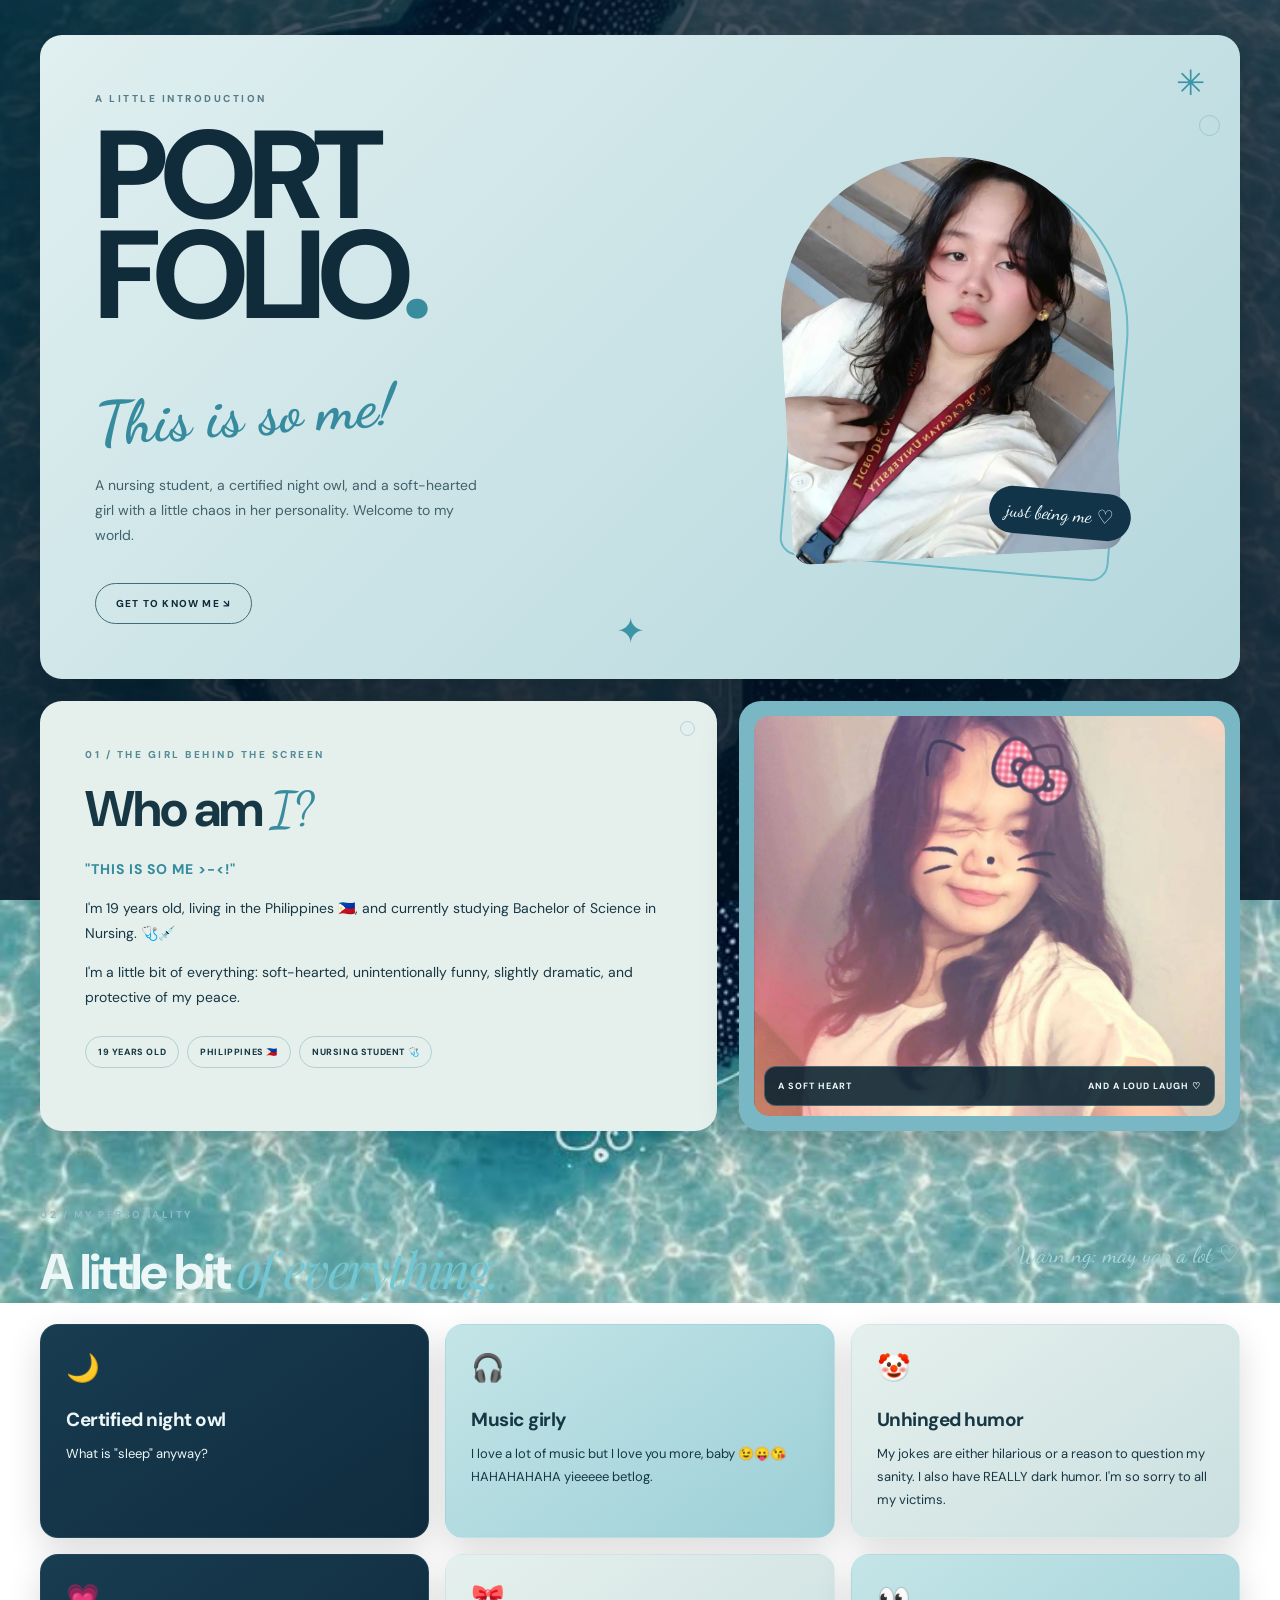
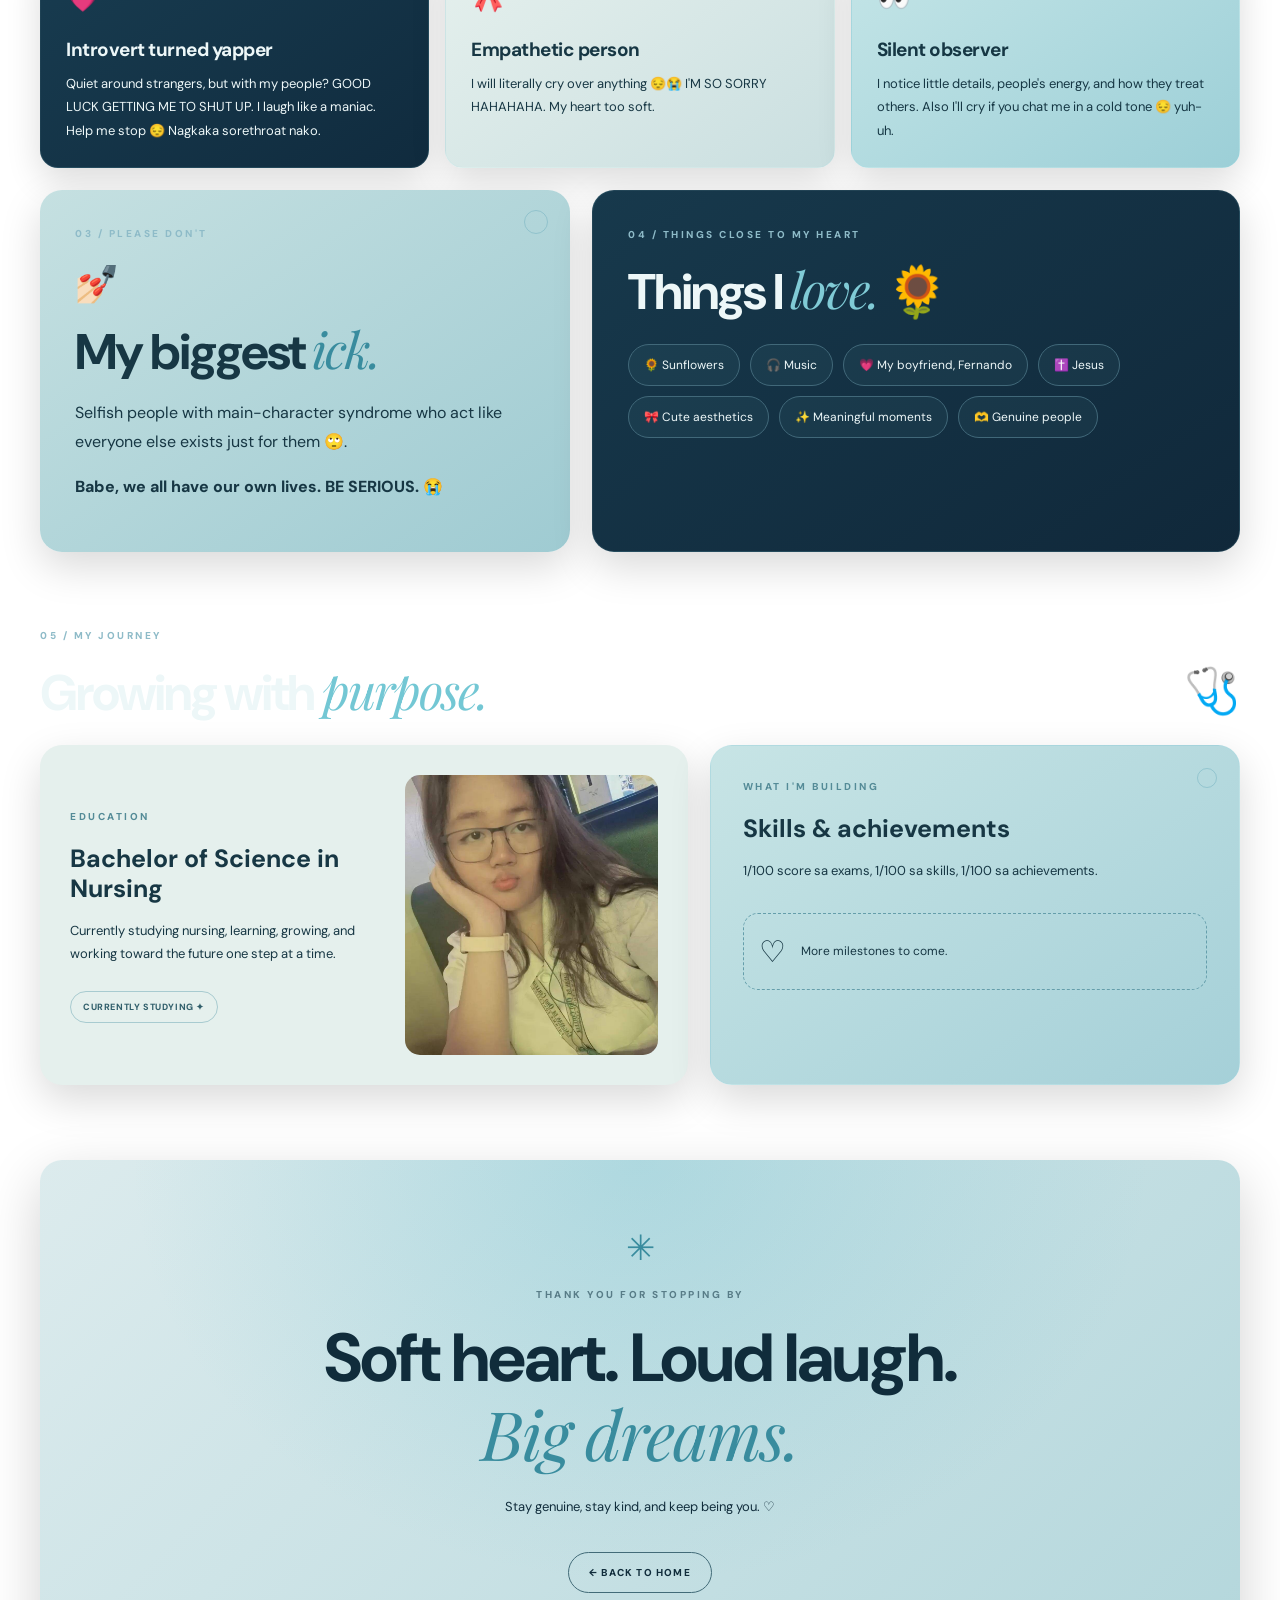
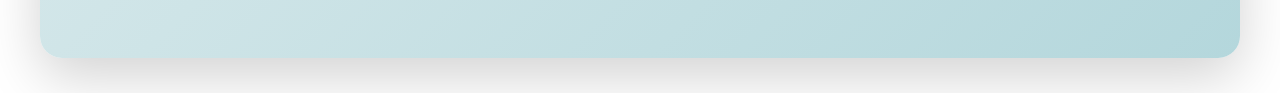
<file: more.html>
<!DOCTYPE html>
<html lang="en">
<head>
    <meta charset="UTF-8">
    <meta name="viewport" content="width=device-width, initial-scale=1.0">
    <title>About Me | Portfolio</title>

    <link rel="stylesheet" href="portfolio.css">

    <link rel="preconnect" href="https://fonts.googleapis.com">
    <link rel="preconnect" href="https://fonts.gstatic.com" crossorigin>
    <link href="https://fonts.googleapis.com/css2?family=DM+Sans:wght@400;500;600;700;800&family=Playfair+Display:ital,wght@0,400;0,500;0,600;1,400;1,500&family=Dancing+Script:wght@500;600;700&display=swap" rel="stylesheet">
</head>

<body>

    <main class="portfolio">

        <!-- HERO -->
        <section class="hero card">
            <div class="hero-text">
                <p class="eyebrow">A LITTLE INTRODUCTION</p>

                <h1>PORT<br>FOLIO<span>.</span></h1>

                <p class="script-text">This is so me!</p>

                <p class="hero-description">
                    A nursing student, a certified night owl,
                    and a soft-hearted girl with a little chaos
                    in her personality. Welcome to my world.
                </p>

                <a href="#about" class="pill-link">GET TO KNOW ME ↘</a>
            </div>

            <div class="hero-photo-wrap">
                <div class="photo-decoration"></div>
                <img src="portfolio1.jpg" alt="Portrait photo" class="hero-photo">
                <span class="photo-note">just being me ♡</span>
            </div>

            <span class="hero-star star-one">✳</span>
            <span class="hero-star star-two">✦</span>
        </section>


        <!-- ABOUT ME -->
        <section class="about-grid" id="about">

            <div class="about-intro card">
                <p class="eyebrow">01 / THE GIRL BEHIND THE SCREEN</p>

                <h2>Who am <span>I?</span></h2>

                <p class="about-lead">
                    "THIS IS SO ME &gt;-&lt;!"
                </p>

                <p>
                    I'm 19 years old, living in the Philippines 🇵🇭,
                    and currently studying Bachelor of Science in
                    Nursing. 🩺💉
                </p>

                <p>
                    I'm a little bit of everything: soft-hearted,
                    unintentionally funny, slightly dramatic, and
                    protective of my peace.
                </p>

                <div class="mini-tags">
                    <span>19 YEARS OLD</span>
                    <span>PHILIPPINES 🇵🇭</span>
                    <span>NURSING STUDENT 🩺</span>
                </div>
            </div>

            <div class="about-photo-card">
                <img src="portfolio2.jpg" alt="Another portrait" class="about-photo">
                <div class="photo-caption">
                    <span>A SOFT HEART</span>
                    <span>AND A LOUD LAUGH ♡</span>
                </div>
            </div>

        </section>


        <!-- PERSONALITY -->
        <section class="personality-section">
            <div class="section-heading">
                <div>
                    <p class="eyebrow">02 / MY PERSONALITY</p>
                    <h2>A little bit <span>of everything.</span></h2>
                </div>
                <p class="heading-note">Warning: may yap a lot ♡</p>
            </div>

            <div class="personality-grid">

                <article class="trait-card trait-dark">
                    <span class="trait-icon">🌙</span>
                    <h3>Certified night owl</h3>
                    <p>What is "sleep" anyway?</p>
                </article>

                <article class="trait-card trait-pink">
                    <span class="trait-icon">🎧</span>
                    <h3>Music girly</h3>
                    <p>
                        I love a lot of music but I love you more, baby 😉😛😘
                        HAHAHAHAHA yieeeee betlog.
                    </p>
                </article>

                <article class="trait-card trait-cream">
                    <span class="trait-icon">🤡</span>
                    <h3>Unhinged humor</h3>
                    <p>
                        My jokes are either hilarious or a reason to
                        question my sanity. I also have REALLY dark
                        humor. I'm so sorry to all my victims.
                    </p>
                </article>

                <article class="trait-card trait-dark">
                    <span class="trait-icon">💗</span>
                    <h3>Introvert turned yapper</h3>
                    <p>
                        Quiet around strangers, but with my people?
                        GOOD LUCK GETTING ME TO SHUT UP. I laugh like
                        a maniac. Help me stop 😔 Nagkaka sorethroat nako.
                    </p>
                </article>

                <article class="trait-card trait-cream">
                    <span class="trait-icon">🎀</span>
                    <h3>Empathetic person</h3>
                    <p>
                        I will literally cry over anything 😔😭
                        I'M SO SORRY HAHAHAHA. My heart too soft.
                    </p>
                </article>

                <article class="trait-card trait-pink">
                    <span class="trait-icon">👀</span>
                    <h3>Silent observer</h3>
                    <p>
                        I notice little details, people's energy,
                        and how they treat others. Also I'll cry if
                        you chat me in a cold tone 😔 yuh-uh.
                    </p>
                </article>

            </div>
        </section>


        <!-- ICK + THINGS I LOVE -->
        <section class="favorites-grid">

            <article class="ick-card card">
                <p class="eyebrow">03 / PLEASE DON'T</p>
                <span class="big-emoji">💅🏻</span>
                <h2>My biggest <span>ick.</span></h2>

                <p>
                    Selfish people with main-character syndrome who act
                    like everyone else exists just for them 🙄.
                </p>

                <p class="bold-line">
                    Babe, we all have our own lives.
                    BE SERIOUS. 😭
                </p>
            </article>

            <article class="love-card card">
                <p class="eyebrow">04 / THINGS CLOSE TO MY HEART</p>
                <h2>Things I <span>love.</span> 🌻</h2>

                <div class="love-list">
                    <span>🌻 Sunflowers</span>
                    <span>🎧 Music</span>
                    <span>💗 My boyfriend, Fernando</span>
                    <span>✝️ Jesus</span>
                    <span>🎀 Cute aesthetics</span>
                    <span>✨ Meaningful moments</span>
                    <span>🫶 Genuine people</span>
                </div>
            </article>

        </section>


        <!-- NURSING & WORK -->
        <section class="work-section" id="work">

            <div class="section-heading">
                <div>
                    <p class="eyebrow">05 / MY JOURNEY</p>
                    <h2>Growing with <span>purpose.</span></h2>
                </div>
                <span class="nursing-icon">🩺</span>
            </div>

            <div class="work-grid">

                <article class="nursing-card card">
                    <div class="nursing-copy">
                        <p class="eyebrow">EDUCATION</p>
                        <h3>Bachelor of Science in Nursing</h3>
                        <p>
                            Currently studying nursing, learning,
                            growing, and working toward the future
                            one step at a time.
                        </p>
                        <span class="status-pill">CURRENTLY STUDYING ✦</span>
                    </div>

                    <img src="portfolio3.jpg" alt="Nursing or education photo" class="nursing-photo">
                </article>

                <article class="skills-card card">
                    <p class="eyebrow">WHAT I'M BUILDING</p>
                    <h3>Skills & achievements</h3>
                    <p>
                        1/100 score sa exams, 1/100 sa skills, 1/100 sa achievements.
                    </p>

                    <div class="skills-placeholder">
                        <span>♡</span>
                        <p>More milestones to come.</p>
                    </div>
                </article>

            </div>

        </section>


        <!-- CLOSING -->
        <footer class="closing-card">
            <span class="closing-star">✳</span>
            <p class="eyebrow">THANK YOU FOR STOPPING BY</p>
            <h2>Soft heart. Loud laugh.<br><span>Big dreams.</span></h2>
            <p>Stay genuine, stay kind, and keep being you. ♡</p>
            <a href="index.html" class="pill-link">← BACK TO HOME</a>
        </footer>

    </main>

</body>
</html>
</file>
<file: portfolio.css>
/* =========================================
   KIYA PORTFOLIO — DREAMY UNDERWATER THEME
   ========================================= */

/* ===== 1. GENERAL PAGE STYLING ===== */

* {
    box-sizing: border-box;
}

html {
    scroll-behavior: smooth;
}

body {
    margin: 0;
    padding: 35px 20px;
    color: #edf7f8;
    font-family: "DM Sans", sans-serif;

    background:
        radial-gradient(ellipse at 15% 5%, rgba(69, 174, 198, 0.20), transparent 38%),
        radial-gradient(ellipse at 85% 40%, rgba(75, 124, 173, 0.16), transparent 42%),
        linear-gradient(180deg, #071b2b 0%, #102d42 48%, #071827 100%);
}

.portfolio {
    width: 100%;
    max-width: 1200px;
    margin: 0 auto;
}

.card {
    overflow: hidden;
    border-radius: 22px;
}

h1,
h2,
h3,
p {
    overflow-wrap: break-word;
}

h2 {
    margin: 0 0 20px;
    font-size: clamp(32px, 4vw, 50px);
    line-height: 1.08;
    letter-spacing: -2px;
}

h2 span,
.hero h1 span {
    color: #54aebe;
}

p {
    line-height: 1.8;
}

.eyebrow {
    margin: 0 0 18px;
    color: #8ebbc8;
    font-size: 10px;
    font-weight: 800;
    letter-spacing: 2.5px;
}


/* ===== 2. HERO SECTION ===== */

.hero {
    position: relative;
    display: grid;
    grid-template-columns: 1.1fr 0.9fr;
    align-items: center;
    gap: 35px;

    min-height: 510px;
    padding: 55px;

    background: linear-gradient(135deg, #e0eff0, #b4d7dc);
    color: #102c3b;

    box-shadow: 0 18px 55px rgba(0, 0, 0, 0.18);
}

.hero-text {
    position: relative;
    z-index: 2;
}

.hero .eyebrow {
    color: #587c87;
}

.hero h1 {
    margin: 0;
    font-size: clamp(70px, 10vw, 125px);
    font-weight: 800;
    letter-spacing: -8px;
    line-height: 0.8;
}

.hero h1 span {
    color: #398c9e;
}

.script-text {
    margin: 25px 0 10px;
    color: #368c9e;
    font-family: "Dancing Script", cursive;
    font-size: clamp(38px, 5vw, 60px);
    font-weight: 700;
    transform: rotate(-4deg);
}

.hero-description {
    max-width: 390px;
    color: #42616b;
    font-size: 14px;
}

.pill-link {
    display: inline-flex;
    align-items: center;
    justify-content: center;

    margin-top: 20px;
    padding: 13px 20px;

    border: 1px solid #426b78;
    border-radius: 30px;

    color: inherit;
    font-size: 10px;
    font-weight: 800;
    letter-spacing: 1.2px;
    text-decoration: none;

    transition: background 0.25s, color 0.25s;
}

.pill-link:hover {
    background: #12384b;
    color: #effbfc;
}

.hero-photo-wrap {
    position: relative;
    justify-self: center;
    width: min(100%, 330px);
    height: 400px;
}

.photo-decoration {
    position: absolute;
    inset: 12px -12px -12px 12px;

    border: 2px solid #6ab8c5;
    border-radius: 160px 160px 18px 18px;

    transform: rotate(5deg);
}

.hero-photo {
    position: relative;
    width: 100%;
    height: 100%;

    object-fit: cover;
    border-radius: 160px 160px 18px 18px;

    transform: rotate(-3deg);
}

.photo-note {
    position: absolute;
    right: -18px;
    bottom: 20px;

    padding: 12px 17px;
    border-radius: 30px;

    background: #123449;
    color: #edf9fa;

    font-family: "Dancing Script", cursive;
    font-size: 19px;

    transform: rotate(5deg);
}

.hero-star {
    position: absolute;
    color: #3b94a7;
    font-size: 35px;
}

.star-one {
    top: 25px;
    right: 35px;
}

.star-two {
    bottom: 25px;
    left: 48%;
}


/* ===== 3. ABOUT ME ===== */

.about-grid {
    display: grid;
    grid-template-columns: 1.15fr 0.85fr;
    gap: 22px;
    margin-top: 22px;
}

.about-intro {
    padding: 38px;

    background: #e5f0ed;
    color: #173744;

    box-shadow: 0 15px 40px rgba(0, 0, 0, 0.14);
}

.about-intro .eyebrow {
    color: #548b97;
}

.about-intro h2 span {
    color: #398c9e;
    font-family: "Dancing Script", cursive;
    font-weight: 600;
}

.about-lead {
    color: #368c9e;
    font-weight: 800;
    letter-spacing: 1px;
}

.about-intro > p:not(.eyebrow) {
    font-size: 14px;
}

.mini-tags {
    display: flex;
    flex-wrap: wrap;
    gap: 8px;
    margin-top: 25px;
}

.mini-tags span,
.status-pill {
    padding: 9px 12px;

    border: 1px solid #b2d0d2;
    border-radius: 30px;

    font-size: 9px;
    font-weight: 800;
    letter-spacing: 0.6px;
}

.about-photo-card {
    position: relative;
    min-height: 430px;
    padding: 15px;

    border-radius: 22px;
    background: #79b7c5;

    box-shadow: 0 15px 40px rgba(0, 0, 0, 0.18);
}

.about-photo {
    display: block;
    width: 100%;
    height: 400px;
    min-height: 400px;

    object-fit: cover;
    border-radius: 15px;
}

.photo-caption {
    position: absolute;
    right: 25px;
    bottom: 25px;
    left: 25px;

    display: flex;
    justify-content: space-between;
    gap: 10px;

    padding: 13px;
    border: 1px solid rgba(190, 235, 241, 0.25);
    border-radius: 12px;

    background: rgba(8, 35, 50, 0.88);
    color: #effbfc;

    font-size: 9px;
    font-weight: 700;
    letter-spacing: 1px;
}


/* ===== 4. PERSONALITY SECTION ===== */

.personality-section,
.work-section {
    margin-top: 75px;
}

.section-heading {
    display: flex;
    align-items: end;
    justify-content: space-between;
    gap: 20px;

    margin-bottom: 25px;
}

.section-heading h2 {
    margin-bottom: 0;
}

.section-heading h2 span {
    color: #73c7d4;
    font-family: "Playfair Display", serif;
    font-weight: 400;
    font-style: italic;
}

.heading-note {
    color: #a7d3dc;
    font-family: "Dancing Script", cursive;
    font-size: 23px;
}

.personality-grid {
    display: grid;
    grid-template-columns: repeat(3, minmax(0, 1fr));
    gap: 16px;
}

.trait-card {
    min-height: 210px;
    padding: 25px;

    border: 1px solid rgba(151, 220, 230, 0.10);
    border-radius: 18px;

    box-shadow: 0 12px 35px rgba(0, 0, 0, 0.14);

    transition: transform 0.25s ease, box-shadow 0.25s ease;
}

.trait-card:hover {
    transform: translateY(-5px);
    box-shadow: 0 14px 32px rgba(61, 178, 199, 0.15);
}

.trait-icon {
    display: block;
    margin-bottom: 22px;
    font-size: 27px;
}

.trait-card h3 {
    margin: 0 0 10px;
    font-size: 19px;
    letter-spacing: -0.5px;
}

.trait-card p {
    margin: 0;
    font-size: 13px;
    line-height: 1.8;
}

.trait-dark {
    background: linear-gradient(145deg, #183c50, #102b3e);
    color: #edf7f8;
}

.trait-pink {
    background: linear-gradient(145deg, #c4e5e7, #9ccfd7);
    color: #163744;
}

.trait-cream {
    background: linear-gradient(145deg, #e5f0ed, #cadfe0);
    color: #173744;
}


/* ===== 5. MY ICK AND THINGS I LOVE ===== */

.favorites-grid {
    display: grid;
    grid-template-columns: 0.9fr 1.1fr;
    gap: 22px;

    margin-top: 22px;
}

.ick-card,
.love-card {
    padding: 35px;
    box-shadow: 0 15px 40px rgba(0, 0, 0, 0.15);
}

.ick-card {
    background: linear-gradient(145deg, #c5e0e1, #9fcbd2);
    color: #173744;
}

.big-emoji {
    display: block;
    margin-bottom: 15px;
    font-size: 35px;
}

.ick-card h2 span,
.love-card h2 span {
    font-family: "Playfair Display", serif;
    font-style: italic;
    font-weight: 400;
}

.ick-card h2 span {
    color: #398c9e;
}

.bold-line {
    font-weight: 800;
}

.love-card {
    background: linear-gradient(145deg, #17394c, #10283a);
    color: #edf7f8;
    border: 1px solid rgba(146, 216, 226, 0.12);
}

.love-card h2 span {
    color: #80cbd6;
}

.love-list {
    display: flex;
    flex-wrap: wrap;
    gap: 10px;
    margin-top: 25px;
}

.love-list span {
    padding: 12px 15px;

    border: 1px solid #416879;
    border-radius: 30px;

    background: rgba(119, 192, 204, 0.06);
    font-size: 12px;
}


/* ===== 6. NURSING AND WORK ===== */

.nursing-icon {
    font-size: 45px;
}

.work-grid {
    display: grid;
    grid-template-columns: 1.1fr 0.9fr;
    gap: 22px;
}

.nursing-card {
    display: grid;
    grid-template-columns: 1fr 0.8fr;
    align-items: center;
    gap: 20px;

    padding: 30px;

    background: #e5f0ed;
    color: #173744;

    box-shadow: 0 15px 40px rgba(0, 0, 0, 0.15);
}

.nursing-card .eyebrow,
.skills-card .eyebrow {
    color: #548b97;
}

.nursing-copy h3,
.skills-card h3 {
    margin: 0 0 15px;
    font-size: 25px;
    line-height: 1.2;
}

.nursing-copy p:not(.eyebrow),
.skills-card > p:not(.eyebrow) {
    font-size: 13px;
}

.nursing-photo {
    display: block;
    width: 100%;
    height: 280px;

    object-fit: cover;
    border-radius: 15px;
}

.status-pill {
    display: inline-block;
    margin-top: 12px;
    border-color: #a8cbd0;
    color: #315f6b;
}

.skills-card {
    padding: 32px;

    border: 1px solid rgba(151, 220, 230, 0.15);
    border-radius: 22px;

    background: linear-gradient(145deg, #c7e4e5, #a5d0d8);
    color: #173744;

    box-shadow: 0 15px 40px rgba(0, 0, 0, 0.15);
}

.skills-placeholder {
    display: flex;
    align-items: center;
    gap: 15px;

    margin-top: 30px;
    padding: 15px;

    border: 1px dashed #659eab;
    border-radius: 15px;
}

.skills-placeholder span {
    font-size: 30px;
}

.skills-placeholder p {
    font-size: 12px;
}


/* ===== 7. CLOSING SECTION ===== */

.closing-card {
    position: relative;
    margin-top: 75px;
    padding: 65px 25px;

    border-radius: 22px;

    background:
        radial-gradient(ellipse at 50% 0%, rgba(92, 186, 204, 0.28), transparent 60%),
        linear-gradient(135deg, #dcebed, #b4d7dc);

    color: #102c3b;
    text-align: center;

    box-shadow: 0 18px 55px rgba(0, 0, 0, 0.18);
}

.closing-card .eyebrow {
    color: #587c87;
}

.closing-card h2 {
    font-size: clamp(40px, 6vw, 68px);
}

.closing-card h2 span {
    color: #398c9e;
    font-family: "Playfair Display", serif;
    font-style: italic;
    font-weight: 400;
}

.closing-card > p:not(.eyebrow) {
    font-size: 13px;
}

.closing-star {
    display: block;
    margin-bottom: 15px;
    color: #398c9e;
    font-size: 35px;
}


/* ===== 8. SOFT UNDERWATER DETAILS ===== */

.hero,
.about-intro,
.about-photo-card,
.trait-card,
.ick-card,
.love-card,
.nursing-card,
.skills-card,
.closing-card {
    position: relative;
}

/* Small floating-looking bubbles in the background.
   These are decorative circles, not animated yet. */

.hero::after,
.about-intro::after,
.ick-card::after,
.skills-card::after {
    content: "";
    position: absolute;
    top: 18px;
    right: 20px;

    width: 13px;
    height: 13px;

    border: 1px solid rgba(83, 157, 177, 0.35);
    border-radius: 50%;

    pointer-events: none;
}

.hero::after {
    top: 80px;
    right: 20px;
    width: 19px;
    height: 19px;
}

.about-intro::after {
    top: 20px;
    right: 22px;
}

.ick-card::after {
    top: 20px;
    right: 22px;
    width: 22px;
    height: 22px;
}

.skills-card::after {
    top: 22px;
    right: 22px;
    width: 18px;
    height: 18px;
}


/* ===== 9. DESKTOP LAYOUT ===== */

@media (min-width: 1000px) {
    .hero {
        grid-template-columns: 1.1fr 0.9fr;
    }

    .about-intro {
        padding: 45px;
    }
}

/* Image 2 as the underwater portfolio background */
body {
    background-image:
        linear-gradient(
            rgba(3, 18, 35, 0.72),
            rgba(3, 18, 35, 0.85)
        ),
        url("2pageimg5.jpg");

    background-size: cover;
    background-position: center;
    background-repeat: no-repeat;
    background-attachment: fixed;
}

/* =====================================
   KiYa - Mobile Responsive Adjustments
   ===================================== */

@media screen and (max-width: 768px) {

    /* Keep the background looking good on phones */
    body {
        background-attachment: scroll;
        background-position: center;
        background-size: cover;
    }

    /* Hero section */
    .hero {
        grid-template-columns: 1fr;
        gap: 24px;
        padding: 30px 20px;
        text-align: center;
    }

    .hero h1 {
        font-size: clamp(2.5rem, 10vw, 4rem);
        overflow-wrap: anywhere;
    }

    .hero-photo {
        position: static;
        display: block;
        width: min(100%, 320px);
        height: auto;
        max-height: 420px;
        margin: 0 auto;
        transform: none;
    }

    /* About section */
    .about {
        grid-template-columns: 1fr;
        gap: 24px;
    }

    .about-photo {
        display: block;
        width: min(100%, 320px);
        height: auto;
        max-height: 420px;
        margin: 0 auto;
    }

    /* Personality and favorites cards */
    .personality-grid,
    .favorites-grid {
        grid-template-columns: 1fr;
    }

    /* Nursing and work sections */
    .nursing,
    .work {
        grid-template-columns: 1fr;
        gap: 24px;
    }

    .nursing-photo {
        display: block;
        width: min(100%, 320px);
        height: auto;
        max-height: 420px;
        margin: 0 auto;
    }

    /* Make page sections fit smaller screens */
    .hero,
    .about,
    .personality,
    .favorites,
    .nursing,
    .work,
    .closing {
        box-sizing: border-box;
        max-width: 100%;
    }

    /* Prevent long text from stretching the layout */
    p,
    h1,
    h2,
    h3 {
        overflow-wrap: anywhere;
    }
}

/* Extra adjustments for very narrow phones */
@media screen and (max-width: 420px) {

    .hero,
    .about,
    .personality,
    .favorites,
    .nursing,
    .work,
    .closing {
        padding-left: 16px;
        padding-right: 16px;
    }

    .hero h1 {
        font-size: clamp(2rem, 9vw, 3rem);
    }
}

/* ===== MOBILE LAYOUT FIX ===== */
@media screen and (max-width: 768px) {
    *,
    *::before,
    *::after {
        box-sizing: border-box;
    }

    html,
    body {
        width: 100%;
        max-width: 100%;
        overflow-x: clip;
    }

    body {
        margin: 0;
    }

    .portfolio {
        width: 100%;
        max-width: 100%;
        padding: 16px;
        margin: 0 auto;
    }

    /* Hero */
    .hero {
        display: flex;
        flex-direction: column;
        width: 100%;
        min-width: 0;
        padding: 24px 18px;
        gap: 24px;
    }

    .hero-text {
        width: 100%;
        min-width: 0;
    }

    .hero h1 {
        font-size: clamp(3rem, 15vw, 5rem);
        line-height: 0.95;
        overflow-wrap: normal;
    }

    .hero-description {
        max-width: 100%;
        line-height: 1.7;
    }

    .hero-photo-wrap {
        position: relative;
        width: 100%;
        max-width: 320px;
        margin: 0 auto;
    }

    .hero-photo {
        display: block;
        width: 100%;
        max-width: 100%;
        height: auto;
        aspect-ratio: 3 / 4;
        object-fit: cover;
    }

    /* About section */
    .about-grid {
        display: grid;
        grid-template-columns: minmax(0, 1fr);
        gap: 20px;
        width: 100%;
        min-width: 0;
        margin-top: 24px;
    }

    .about-intro,
    .about-photo-card {
        width: 100%;
        min-width: 0;
    }

    .about-intro {
        padding: 22px 18px;
    }

    .about-photo {
        display: block;
        width: 100%;
        height: auto;
        aspect-ratio: 4 / 5;
        object-fit: cover;
    }

    /* Section headings */
    .section-heading {
        display: flex;
        flex-direction: column;
        align-items: flex-start;
        gap: 10px;
    }

    .section-heading h2,
    .about-intro h2,
    .ick-card h2,
    .love-card h2 {
        font-size: clamp(1.6rem, 7vw, 2.3rem);
        line-height: 1.2;
        overflow-wrap: anywhere;
    }

    /* Personality cards */
    .personality-grid {
        display: grid;
        grid-template-columns: minmax(0, 1fr);
        gap: 14px;
        width: 100%;
        min-width: 0;
    }

    .trait-card {
        width: 100%;
        min-width: 0;
        padding: 22px 18px;
        overflow-wrap: anywhere;
    }

    /* Favorites */
    .favorites-grid {
        display: grid;
        grid-template-columns: minmax(0, 1fr);
        gap: 18px;
        width: 100%;
        min-width: 0;
    }

    .ick-card,
    .love-card {
        width: 100%;
        min-width: 0;
        padding: 22px 18px;
        overflow-wrap: anywhere;
    }

    .love-list {
        display: flex;
        flex-direction: column;
        gap: 12px;
    }

    /* Nursing and skills */
    .work-grid {
        display: grid;
        grid-template-columns: minmax(0, 1fr);
        gap: 18px;
        width: 100%;
        min-width: 0;
    }

    .nursing-card,
    .skills-card {
        display: flex;
        flex-direction: column;
        width: 100%;
        min-width: 0;
        padding: 22px 18px;
        gap: 18px;
    }

    .nursing-copy {
        width: 100%;
        min-width: 0;
    }

    .nursing-photo {
        display: block;
        width: 100%;
        max-width: 100%;
        height: auto;
        aspect-ratio: 4 / 3;
        object-fit: cover;
    }

    /* Closing section */
    .closing-card {
        width: 100%;
        min-width: 0;
        padding: 32px 18px;
        text-align: center;
        overflow-wrap: anywhere;
    }

    .closing-card h2 {
        font-size: clamp(1.8rem, 8vw, 2.8rem);
        line-height: 1.2;
    }

    /* Prevent long content from forcing overflow */
    .portfolio img {
        max-width: 100%;
    }

    .portfolio p,
    .portfolio h1,
    .portfolio h2,
    .portfolio h3,
    .portfolio a,
    .portfolio span {
        overflow-wrap: anywhere;
    }

    .pill-link {
        display: inline-flex;
        max-width: 100%;
        justify-content: center;
        text-align: center;
        white-space: normal;
    }
}
</file>
